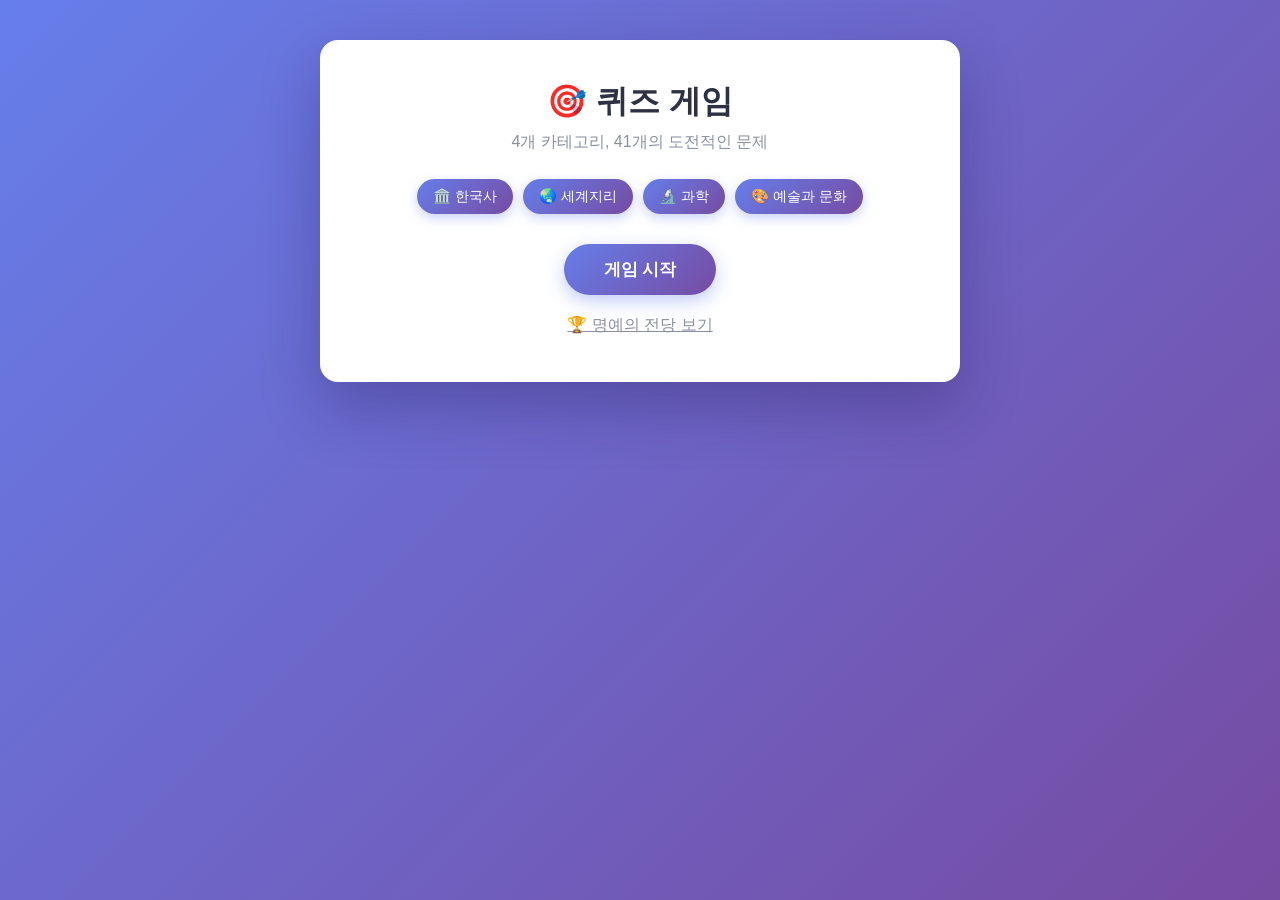
<file: VibeCoding/퀴즈게임/index.html>
<!DOCTYPE html>
<html lang="ko">
<head>
  <meta charset="UTF-8">
  <meta name="viewport" content="width=device-width, initial-scale=1.0">
  <title>지식왕 도전 - 상식 퀴즈 게임</title>
  <link rel="stylesheet" href="style.css">
</head>
<body>
  <main class="card" id="app">

    <!-- 1. 시작 화면 -->
    <section class="screen active" id="startScreen">
      <h1 class="title">🎯 퀴즈 게임</h1>
      <p class="subtitle" id="startSubtitle">4개 카테고리, 40개의 도전적인 문제</p>
      <div class="chips" id="categoryChips"></div>
      <button class="btn primary big" id="startBtn">게임 시작</button>
      <button class="btn link" id="showRankingBtn">🏆 명예의 전당 보기</button>
    </section>

    <!-- 2. 게임 모드 선택 -->
    <section class="screen" id="modeScreen">
      <h2 class="title sm">게임 모드 선택</h2>
      <div class="modes">
        <button class="mode-card" data-mode="all">
          <strong>전체 도전</strong>
          <small id="modeAllDesc">모든 카테고리 40문제</small>
        </button>
        <button class="mode-card" data-mode="category">
          <strong>카테고리별</strong>
          <small>선택 카테고리 10문제</small>
        </button>
        <button class="mode-card" data-mode="speed">
          <strong>스피드 퀴즈</strong>
          <small>20문제 · 문제당 15초 제한</small>
        </button>
      </div>
      <div class="category-pick" id="categoryPick" hidden>
        <p>도전할 카테고리를 선택하세요</p>
        <div class="chips" id="categoryPickChips"></div>
      </div>
      <div class="score-rules">
        <h3>📊 점수 규칙</h3>
        <ul>
          <li>기본 10점 × 난이도 배수 (쉬움 1배 · 보통 1.5배 · 어려움 2배)</li>
          <li>⚡ 10초 안에 정답: +3점 &nbsp;·&nbsp; 💡 힌트 미사용: +2점</li>
          <li>🔥 연속 정답 콤보: 3연속 +2 · 5연속 +5 · 10연속 +10</li>
          <li>힌트 사용 시 −2점 (오답 보기 2개 제거)</li>
        </ul>
      </div>
      <button class="btn link" id="backToStart">← 처음으로</button>
    </section>

    <!-- 3. 퀴즈 화면 -->
    <section class="screen" id="quizScreen">
      <header class="quiz-header">
        <span id="progressText">1 / 40</span>
        <span id="scoreText">점수: 0</span>
        <span class="timer" id="timerText" hidden>15초</span>
        <span class="combo" id="comboText">🔥 0</span>
      </header>
      <div class="progress"><span id="progressBar"></span></div>
      <div class="quiz-body">
        <div class="q-meta">
          <span class="badge" id="qCategory">한국사</span>
          <span class="badge diff" id="qDifficulty">쉬움</span>
        </div>
        <h2 class="question" id="qText"></h2>
        <div class="options" id="options"></div>
        <div class="hint-box" id="hintBox" hidden></div>
        <div class="quiz-actions">
          <button class="btn hint" id="hintBtn">💡 힌트 사용 (-2점)</button>
          <button class="btn link danger" id="quitBtn">그만하기</button>
        </div>
      </div>
    </section>

    <!-- 4. 결과 화면 -->
    <section class="screen" id="resultScreen">
      <h2 class="title">🏆 퀴즈 완료!</h2>
      <p class="subtitle" id="resultMode"></p>
      <div class="stats">
        <div class="stat"><b id="finalScore">0</b><span>최종 점수</span></div>
        <div class="stat"><b id="finalCorrect">0 / 0</b><span>정답 개수</span></div>
        <div class="stat"><b id="finalRate">0%</b><span>정답률</span></div>
      </div>
      <div class="extra-stats" id="extraStats"></div>
      <ul class="cat-results" id="catResults"></ul>

      <form class="save-rank" id="saveRankForm">
        <input type="text" id="playerName" maxlength="12" placeholder="이름을 입력하고 순위를 기록하세요" required>
        <button class="btn primary" type="submit">기록하기</button>
      </form>
      <div class="ranking" id="rankingBox"></div>

      <div class="result-actions">
        <button class="btn primary" id="restartBtn">다시 시작</button>
        <button class="btn" id="homeBtn">처음으로</button>
      </div>
    </section>

    <!-- 5. 명예의 전당 -->
    <section class="screen" id="rankingScreen">
      <h2 class="title">🏆 명예의 전당</h2>
      <div class="tabs" id="rankTabs">
        <button class="tab active" data-mode="all">전체 도전</button>
        <button class="tab" data-mode="category">카테고리별</button>
        <button class="tab" data-mode="speed">스피드 퀴즈</button>
      </div>
      <div class="ranking" id="rankingFull"></div>
      <div class="result-actions">
        <button class="btn" id="rankBackBtn">← 처음으로</button>
        <button class="btn link danger" id="resetRankBtn">기록 초기화</button>
      </div>
    </section>
  </main>

  <!-- 정답/오답 피드백 -->
  <div class="overlay" id="feedback" role="dialog" aria-modal="true">
    <div class="feedback-box">
      <div class="fb-icon" id="fbIcon">✅</div>
      <h3 id="fbTitle">정답입니다!</h3>
      <p id="fbText"></p>
      <div class="fb-points" id="fbPoints"></div>
      <button class="btn success" id="nextBtn">다음 문제</button>
    </div>
  </div>

  <script src="quiz-data.js"></script>
  <script src="script.js"></script>
</body>
</html>
</file>
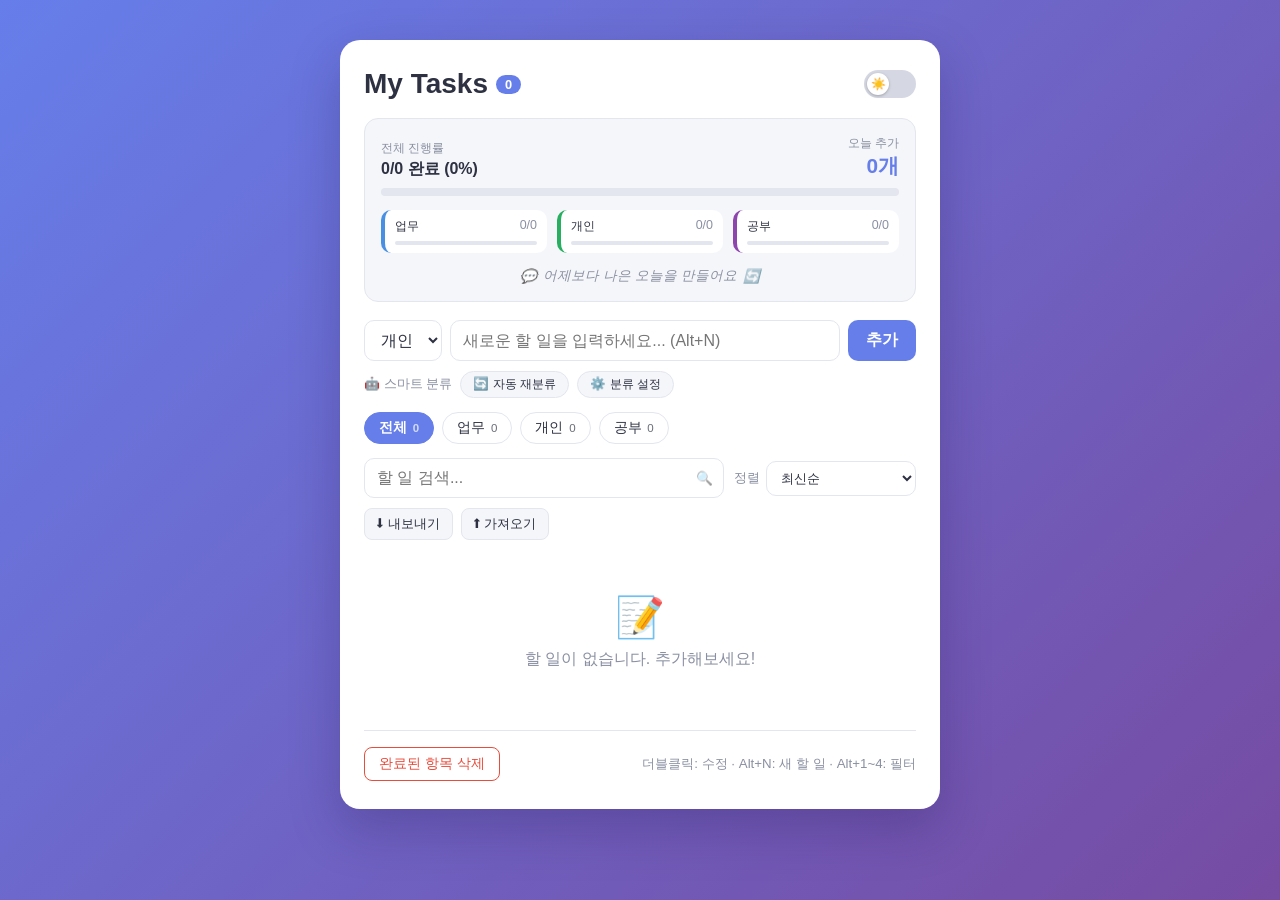
<file: VibeCoding/투두앱/index.html>
<!DOCTYPE html>
<html lang="ko">
<head>
  <meta charset="UTF-8">
  <meta name="viewport" content="width=device-width, initial-scale=1.0">
  <title>My Tasks - 할 일 관리</title>
  <link rel="stylesheet" href="style.css">
</head>
<body>
  <main class="app">
    <!-- 헤더: 제목 + 다크 모드 토글 -->
    <header class="app-header">
      <h1>My Tasks <span class="badge" id="remainingBadge" title="남은 할 일">0</span></h1>
      <button class="theme-toggle" id="themeToggle" role="switch" aria-checked="false" aria-label="다크 모드">
        <span class="knob"></span>
      </button>
    </header>

    <!-- Step 3: 진행률 대시보드 -->
    <section class="dashboard">
      <div class="dash-top">
        <div>
          <div class="dash-label">전체 진행률</div>
          <div class="dash-value" id="totalProgressText">0/0 완료 (0%)</div>
        </div>
        <div class="today">
          <div class="dash-label">오늘 추가</div>
          <div class="today-count" id="todayCount">0개</div>
        </div>
      </div>
      <div class="progress"><span id="totalProgressBar"></span></div>

      <div class="mini-grid">
        <div class="mini-progress" data-cat="work" style="--cat:#4A90E2">
          <div class="mini-head"><span>업무</span><span class="mini-count">0/0</span></div>
          <div class="mini-bar"><span></span></div>
        </div>
        <div class="mini-progress" data-cat="personal" style="--cat:#27AE60">
          <div class="mini-head"><span>개인</span><span class="mini-count">0/0</span></div>
          <div class="mini-bar"><span></span></div>
        </div>
        <div class="mini-progress" data-cat="study" style="--cat:#8E44AD">
          <div class="mini-head"><span>공부</span><span class="mini-count">0/0</span></div>
          <div class="mini-bar"><span></span></div>
        </div>
      </div>

      <!-- Step 5: 오늘의 격언 -->
      <div class="quote">💬 <span id="quoteText"></span>
        <button class="icon-btn" id="quoteRefresh" title="다른 격언 보기">🔄</button>
      </div>
    </section>

    <!-- Step 1/2: 할 일 입력 -->
    <form class="todo-form" id="todoForm" autocomplete="off">
      <select id="categorySelect" aria-label="카테고리">
        <option value="work">업무</option>
        <option value="personal" selected>개인</option>
        <option value="study">공부</option>
      </select>
      <input type="text" id="todoInput" placeholder="새로운 할 일을 입력하세요... (Alt+N)" maxlength="100">
      <button type="submit" class="primary-btn">추가</button>
    </form>

    <!-- 5장: 자동 분류 도구 -->
    <div class="auto-tools">
      <span class="auto-label">🤖 스마트 분류</span>
      <button type="button" class="chip-btn" id="reclassifyBtn">🔄 자동 재분류</button>
      <button type="button" class="chip-btn" id="autoSettingsBtn">⚙️ 분류 설정</button>
    </div>

    <!-- Step 2: 카테고리 필터 -->
    <nav class="filters" aria-label="카테고리 필터">
      <button class="filter-btn active" data-filter="all" title="Alt+1">전체 <span class="count">0</span></button>
      <button class="filter-btn" data-filter="work" title="Alt+2" style="--cat:#4A90E2">업무 <span class="count">0</span></button>
      <button class="filter-btn" data-filter="personal" title="Alt+3" style="--cat:#27AE60">개인 <span class="count">0</span></button>
      <button class="filter-btn" data-filter="study" title="Alt+4" style="--cat:#8E44AD">공부 <span class="count">0</span></button>
    </nav>

    <!-- Step 4/5: 검색 + 정렬 -->
    <div class="toolbar">
      <div class="search">
        <input type="search" id="searchInput" placeholder="할 일 검색..." aria-label="할 일 검색">
        <span>🔍</span>
      </div>
      <label class="sort">정렬
        <select id="sortSelect">
          <option value="newest">최신순</option>
          <option value="oldest">오래된순</option>
          <option value="category">카테고리순</option>
          <option value="status">완료 상태순</option>
          <option value="manual">직접 정렬 (드래그)</option>
        </select>
      </label>
    </div>

    <div class="io-row">
      <button type="button" class="ghost-btn" id="exportBtn">⬇ 내보내기</button>
      <button type="button" class="ghost-btn" id="importBtn">⬆ 가져오기</button>
      <input type="file" id="importFile" accept=".json,application/json" hidden>
    </div>

    <!-- 할 일 목록 -->
    <ul class="todo-list" id="todoList"></ul>
    <div class="empty" id="emptyState" hidden>
      <div class="empty-icon">📝</div>
      <p>할 일이 없습니다. 추가해보세요!</p>
    </div>

    <footer class="app-footer">
      <button type="button" class="danger-btn" id="clearCompletedBtn">완료된 항목 삭제</button>
      <small class="muted">더블클릭: 수정 · Alt+N: 새 할 일 · Alt+1~4: 필터</small>
    </footer>
  </main>

  <!-- 확인 다이얼로그 -->
  <div class="modal" id="modal" aria-modal="true" role="dialog">
    <div class="modal-box">
      <h3 id="modalTitle"></h3>
      <div id="modalBody"></div>
      <div class="modal-actions">
        <button type="button" class="ghost-btn" id="modalCancel">취소</button>
        <button type="button" class="primary-btn" id="modalOk">확인</button>
      </div>
    </div>
  </div>
  <div class="toast" id="toast" role="status"></div>

  <script src="script.js"></script>
</body>
</html>
</file>
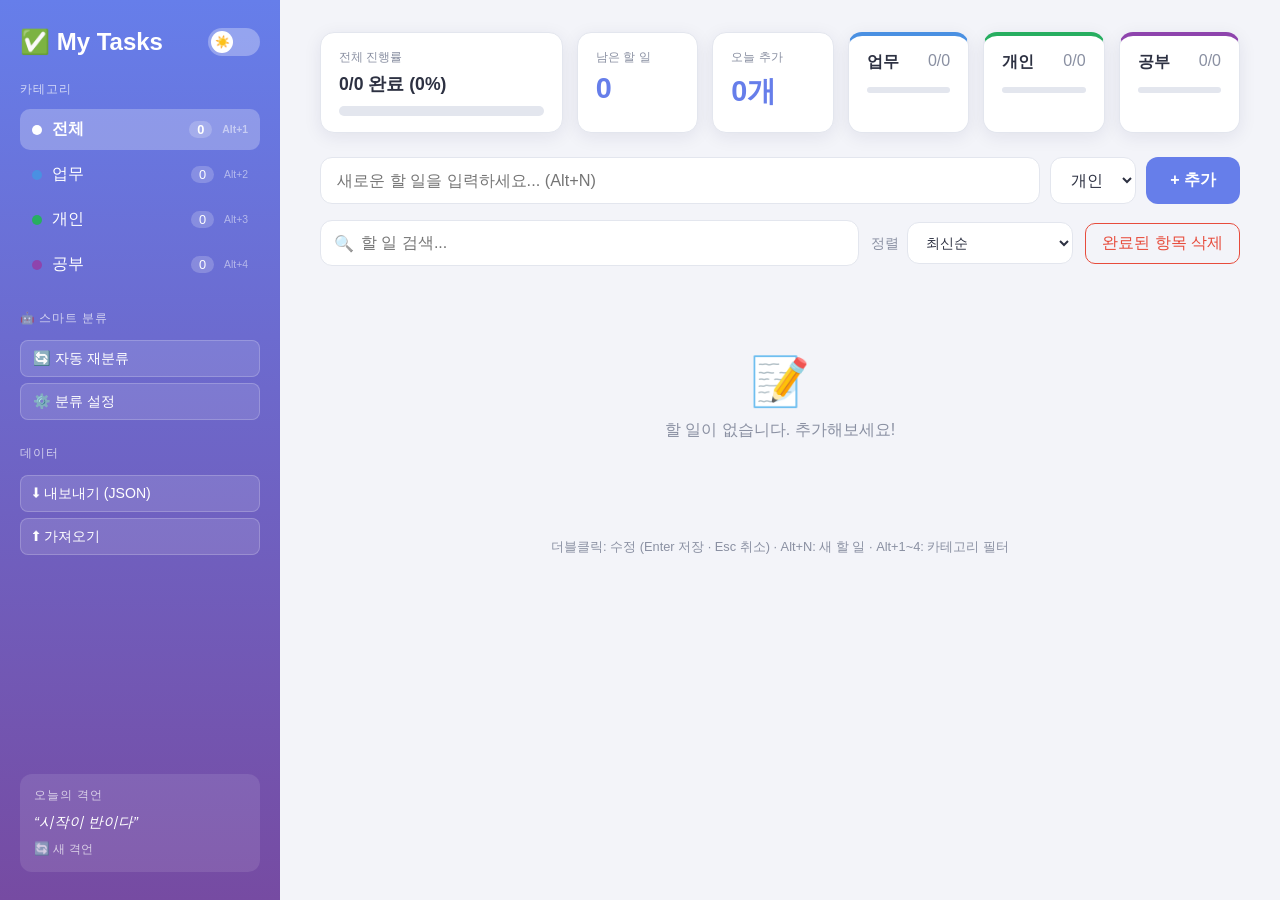
<file: VibeCoding/투두앱/web_version/index.html>
<!DOCTYPE html>
<html lang="ko">
<head>
  <meta charset="UTF-8">
  <meta name="viewport" content="width=device-width, initial-scale=1.0">
  <title>My Tasks - 할 일 관리 (Desktop)</title>
  <link rel="stylesheet" href="style.css">
</head>
<body>
  <!-- 데스크톱 전체 화면 레이아웃: 좌측 사이드바 + 우측 메인 -->
  <div class="layout">
    <aside class="sidebar">
      <header class="brand">
        <h1>✅ My Tasks</h1>
        <button class="theme-toggle" id="themeToggle" role="switch" aria-checked="false" aria-label="다크 모드">
          <span class="knob"></span>
        </button>
      </header>

      <nav class="filters" aria-label="카테고리 필터">
        <div class="side-title">카테고리</div>
        <button class="filter-btn active" data-filter="all"><span class="dot"></span>전체<span class="count">0</span><kbd>Alt+1</kbd></button>
        <button class="filter-btn" data-filter="work" style="--cat:#4A90E2"><span class="dot"></span>업무<span class="count">0</span><kbd>Alt+2</kbd></button>
        <button class="filter-btn" data-filter="personal" style="--cat:#27AE60"><span class="dot"></span>개인<span class="count">0</span><kbd>Alt+3</kbd></button>
        <button class="filter-btn" data-filter="study" style="--cat:#8E44AD"><span class="dot"></span>공부<span class="count">0</span><kbd>Alt+4</kbd></button>
      </nav>

      <section class="side-block">
        <div class="side-title">🤖 스마트 분류</div>
        <button type="button" class="side-btn" id="reclassifyBtn">🔄 자동 재분류</button>
        <button type="button" class="side-btn" id="autoSettingsBtn">⚙️ 분류 설정</button>
      </section>

      <section class="side-block">
        <div class="side-title">데이터</div>
        <button type="button" class="side-btn" id="exportBtn">⬇ 내보내기 (JSON)</button>
        <button type="button" class="side-btn" id="importBtn">⬆ 가져오기</button>
        <input type="file" id="importFile" accept=".json,application/json" hidden>
      </section>

      <div class="quote">
        <div class="side-title">오늘의 격언</div>
        <p>“<span id="quoteText"></span>”</p>
        <button class="icon-btn" id="quoteRefresh" title="다른 격언 보기">🔄 새 격언</button>
      </div>
    </aside>

    <main class="main">
      <!-- 진행률 대시보드 (가로 카드) -->
      <section class="dashboard">
        <div class="stat-card total">
          <div class="dash-label">전체 진행률</div>
          <div class="dash-value" id="totalProgressText">0/0 완료 (0%)</div>
          <div class="progress"><span id="totalProgressBar"></span></div>
        </div>
        <div class="stat-card">
          <div class="dash-label">남은 할 일</div>
          <div class="big" id="remainingBadge">0</div>
        </div>
        <div class="stat-card">
          <div class="dash-label">오늘 추가</div>
          <div class="big" id="todayCount">0개</div>
        </div>
        <div class="mini-progress" data-cat="work" style="--cat:#4A90E2">
          <div class="mini-head"><span>업무</span><span class="mini-count">0/0</span></div>
          <div class="mini-bar"><span></span></div>
        </div>
        <div class="mini-progress" data-cat="personal" style="--cat:#27AE60">
          <div class="mini-head"><span>개인</span><span class="mini-count">0/0</span></div>
          <div class="mini-bar"><span></span></div>
        </div>
        <div class="mini-progress" data-cat="study" style="--cat:#8E44AD">
          <div class="mini-head"><span>공부</span><span class="mini-count">0/0</span></div>
          <div class="mini-bar"><span></span></div>
        </div>
      </section>

      <form class="todo-form" id="todoForm" autocomplete="off">
        <input type="text" id="todoInput" placeholder="새로운 할 일을 입력하세요... (Alt+N)" maxlength="100">
        <select id="categorySelect" aria-label="카테고리">
          <option value="work">업무</option>
          <option value="personal" selected>개인</option>
          <option value="study">공부</option>
        </select>
        <button type="submit" class="primary-btn">+ 추가</button>
      </form>

      <div class="toolbar">
        <div class="search">
          <span>🔍</span>
          <input type="search" id="searchInput" placeholder="할 일 검색..." aria-label="할 일 검색">
        </div>
        <label class="sort">정렬
          <select id="sortSelect">
            <option value="newest">최신순</option>
            <option value="oldest">오래된순</option>
            <option value="category">카테고리순</option>
            <option value="status">완료 상태순</option>
            <option value="manual">직접 정렬 (드래그)</option>
          </select>
        </label>
        <button type="button" class="danger-btn" id="clearCompletedBtn">완료된 항목 삭제</button>
      </div>

      <ul class="todo-list" id="todoList"></ul>
      <div class="empty" id="emptyState" hidden>
        <div class="empty-icon">📝</div>
        <p>할 일이 없습니다. 추가해보세요!</p>
      </div>

      <footer class="hint">더블클릭: 수정 (Enter 저장 · Esc 취소) · Alt+N: 새 할 일 · Alt+1~4: 카테고리 필터</footer>
    </main>
  </div>

  <div class="modal" id="modal" aria-modal="true" role="dialog">
    <div class="modal-box">
      <h3 id="modalTitle"></h3>
      <div id="modalBody"></div>
      <div class="modal-actions">
        <button type="button" class="ghost-btn" id="modalCancel">취소</button>
        <button type="button" class="primary-btn" id="modalOk">확인</button>
      </div>
    </div>
  </div>
  <div class="toast" id="toast" role="status"></div>

  <script src="script.js"></script>
</body>
</html>
</file>
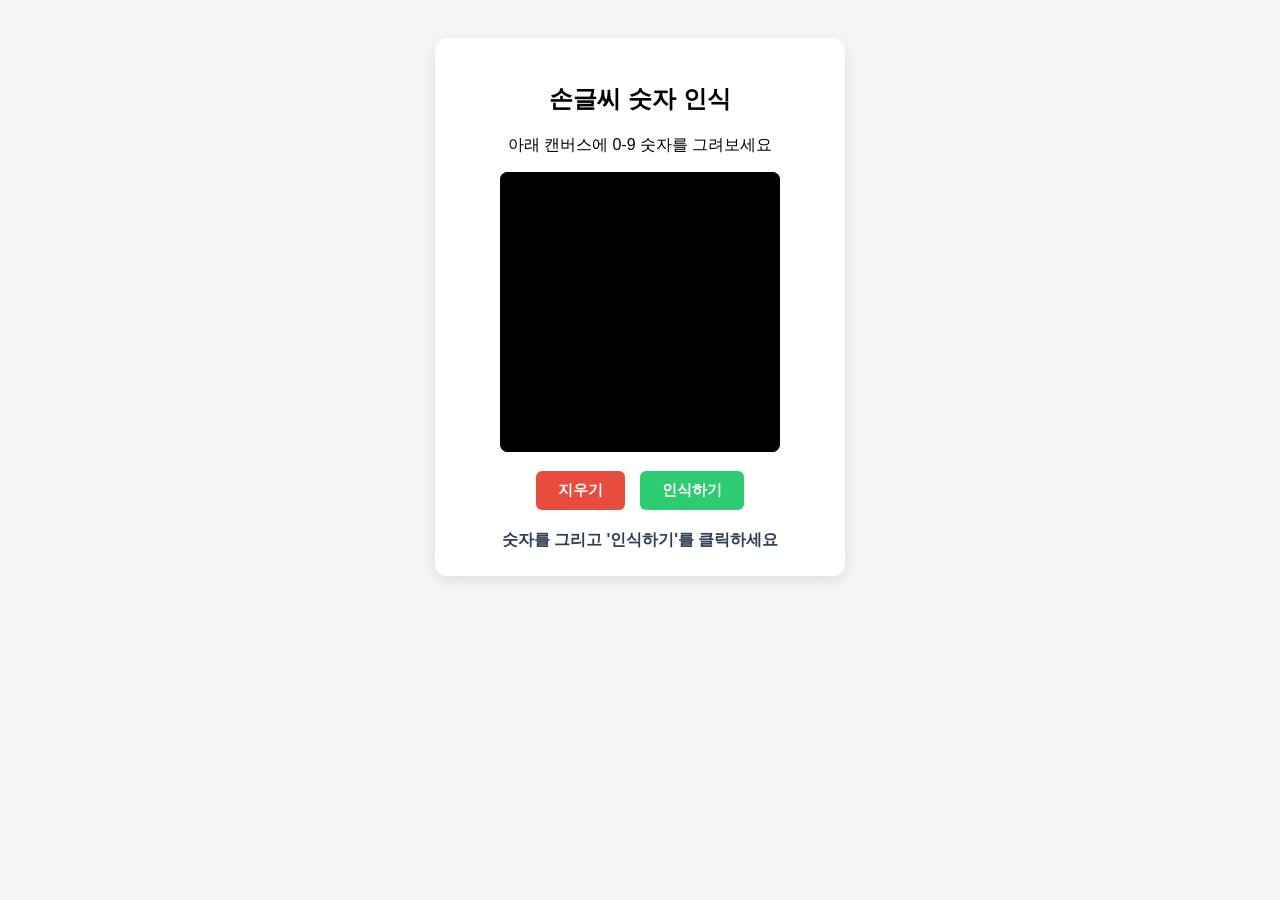
<file: VibeCoding/Study-01/web_version/templates/index.html>
<!DOCTYPE html>
<html lang="ko">
<head>
    <meta charset="UTF-8">
    <title>손글씨 숫자 인식 웹버전</title>
    <style>
        body { font-family: sans-serif; text-align: center; background: #f4f6f8; padding-top: 30px; }
        .container { background: white; width: 360px; margin: 0 auto; padding: 25px; border-radius: 12px; box-shadow: 0 4px 15px rgba(0,0,0,0.1); }
        canvas { background: black; border-radius: 8px; cursor: crosshair; }
        .btn-group { margin-top: 15px; }
        button { padding: 10px 22px; font-size: 15px; margin: 0 5px; cursor: pointer; border: none; border-radius: 6px; font-weight: bold; }
        .btn-clear { background: #e74c3c; color: white; }
        .btn-recognize { background: #2ecc71; color: white; }
        #result { margin-top: 20px; font-size: 16px; font-weight: bold; color: #2c3e50; }
    </style>
</head>
<body>
    <div class="container">
        <h2>손글씨 숫자 인식</h2>
        <p>아래 캔버스에 0-9 숫자를 그려보세요</p>
        <canvas id="canvas" width="280" height="280"></canvas>
        <div class="btn-group">
            <button class="btn-clear" onclick="clearCanvas()">지우기</button>
            <button class="btn-recognize" onclick="recognize()">인식하기</button>
        </div>
        <div id="result">숫자를 그리고 '인식하기'를 클릭하세요</div>
    </div>

    <script>
        const canvas = document.getElementById('canvas');
        const ctx = canvas.getContext('2d');
        let drawing = false;

        ctx.fillStyle = "black";
        ctx.fillRect(0, 0, canvas.width, canvas.height);
        ctx.strokeStyle = "white";
        ctx.lineWidth = 18;
        ctx.lineCap = "round";

        canvas.addEventListener('mousedown', () => drawing = true);
        canvas.addEventListener('mouseup', () => { drawing = false; ctx.beginPath(); });
        canvas.addEventListener('mousemove', draw);

        function draw(e) {
            if (!drawing) return;
            const rect = canvas.getBoundingClientRect();
            ctx.lineTo(e.clientX - rect.left, e.clientY - rect.top);
            ctx.stroke();
            ctx.beginPath();
            ctx.moveTo(e.clientX - rect.left, e.clientY - rect.top);
        }

        function clearCanvas() {
            ctx.fillRect(0, 0, canvas.width, canvas.height);
            document.getElementById('result').innerText = "숫자를 그리고 '인식하기'를 클릭하세요";
        }

        function recognize() {
            const dataURL = canvas.toDataURL('image/png');
            fetch('/predict', {
                method: 'POST',
                headers: { 'Content-Type': 'application/json' },
                body: JSON.stringify({ image: dataURL })
            })
            .then(res => res.json())
            .then(data => {
                document.getElementById('result').innerText = `인식 결과: ${data.prediction} (신뢰도: ${data.confidence}%)`;
            });
        }
    </script>
</body>
</html>
</file>
<file: VibeCoding/퀴즈게임/style.css>
/* ==========================================================
 * 지식왕 도전 - 상식 퀴즈 게임 스타일
 * ========================================================== */

:root {
  --grad: linear-gradient(135deg, #667eea 0%, #764ba2 100%);
  --card: #ffffff;
  --surface: #f6f7fb;
  --border: #e4e6ef;
  --text: #2d3142;
  --muted: #8a90a2;
  --primary: #667eea;
  --success: #4caf50;
  --danger: #ef5350;
  --warn: #ffb300;
}

* { box-sizing: border-box; margin: 0; padding: 0; }
body {
  font-family: -apple-system, BlinkMacSystemFont, 'Segoe UI', 'Malgun Gothic', 'Apple SD Gothic Neo', sans-serif;
  background: var(--grad); background-attachment: fixed; color: var(--text);
  min-height: 100vh; display: flex; justify-content: center; align-items: flex-start; padding: 40px 16px;
}
button, input { font: inherit; color: inherit; }
button { cursor: pointer; }

.card {
  width: 100%; max-width: 640px; background: var(--card); border-radius: 18px; overflow: hidden;
  box-shadow: 0 25px 60px rgba(30, 20, 80, .3);
}

.screen { display: none; padding: 40px 32px; text-align: center; animation: fadeIn .35s ease; }
.screen.active { display: block; }
#quizScreen { padding: 0; text-align: left; }

.title { font-size: 2rem; margin-bottom: 8px; }
.title.sm { font-size: 1.5rem; margin-bottom: 24px; }
.subtitle { color: var(--muted); margin-bottom: 26px; }

/* ---------- 버튼 ---------- */
.btn {
  border: 1px solid var(--border); background: var(--surface); border-radius: 999px; padding: 10px 22px;
  font-weight: 600; transition: transform .1s, box-shadow .2s, background .2s;
}
.btn:hover { box-shadow: 0 4px 14px rgba(0,0,0,.1); }
.btn:active { transform: scale(.97); }
.btn.primary { background: var(--grad); color: #fff; border: none; box-shadow: 0 6px 18px rgba(102, 126, 234, .4); }
.btn.big { padding: 14px 40px; font-size: 1.05rem; display: block; margin: 0 auto 14px; }
.btn.success { background: var(--success); color: #fff; border: none; padding: 10px 30px; }
.btn.link { background: none; border: none; color: var(--muted); font-weight: 500; text-decoration: underline; padding: 6px 10px; }
.btn.link:hover { box-shadow: none; color: var(--primary); }
.btn.link.danger:hover { color: var(--danger); }
.btn.hint { background: var(--warn); color: #3b2f00; border: none; font-size: .88rem; padding: 8px 18px; }
.btn:disabled { opacity: .45; cursor: not-allowed; box-shadow: none; }

/* ---------- 카테고리 칩 ---------- */
.chips { display: flex; flex-wrap: wrap; justify-content: center; gap: 10px; margin-bottom: 30px; }
.chip {
  --c: var(--primary);
  border: none; border-radius: 999px; padding: 8px 16px; color: #fff; font-size: .9rem;
  background: var(--grad); box-shadow: 0 4px 12px rgba(102, 126, 234, .35);
}
#categoryPickChips .chip { background: var(--c); box-shadow: 0 4px 12px color-mix(in srgb, var(--c) 45%, transparent); }
#categoryPickChips .chip:hover { transform: translateY(-2px); }
.chip small { opacity: .8; font-size: .75rem; }
#categoryChips .chip { cursor: default; }

/* ---------- 모드 선택 ---------- */
.modes { display: grid; grid-template-columns: repeat(3, 1fr); gap: 14px; margin-bottom: 22px; }
.mode-card {
  border: 2px solid var(--primary); background: var(--card); border-radius: 12px; padding: 18px 10px;
  display: flex; flex-direction: column; gap: 6px; transition: all .2s;
}
.mode-card strong { font-size: 1rem; }
.mode-card small { font-size: .76rem; color: var(--muted); }
.mode-card:hover { background: var(--primary); color: #fff; transform: translateY(-3px); box-shadow: 0 10px 22px rgba(102,126,234,.35); }
.mode-card:hover small { color: #e8eaff; }
.category-pick { background: var(--surface); border-radius: 12px; padding: 16px; margin-bottom: 20px; }
.category-pick p { margin-bottom: 12px; font-weight: 600; }
.category-pick .chips { margin-bottom: 0; }

.score-rules { text-align: left; background: var(--surface); border-radius: 12px; padding: 16px 20px; margin-bottom: 18px; }
.score-rules h3 { font-size: .95rem; margin-bottom: 8px; }
.score-rules ul { padding-left: 18px; font-size: .84rem; color: #555b6e; line-height: 1.8; }

/* ---------- 퀴즈 ---------- */
.quiz-header {
  background: var(--grad); color: #fff; padding: 16px 24px; display: flex; justify-content: space-between;
  align-items: center; font-size: .92rem; gap: 10px;
}
.timer { background: rgba(255,255,255,.95); color: var(--primary); border-radius: 6px; padding: 3px 10px; font-weight: 700; min-width: 52px; text-align: center; }
.timer.warn { color: var(--danger); animation: pulse .6s infinite alternate; }
.combo { opacity: .6; transition: all .2s; }
.combo.hot { opacity: 1; color: #ffd54f; font-weight: 700; }
.progress { height: 5px; background: #e9e6f7; }
.progress span { display: block; height: 100%; width: 0; background: var(--success); transition: width .4s ease; }

.quiz-body { padding: 26px 24px 24px; }
.q-meta { display: flex; gap: 6px; margin-bottom: 12px; }
.badge {
  --c: var(--muted);
  display: inline-block; font-size: .78rem; padding: 4px 12px; border-radius: 999px;
  background: color-mix(in srgb, var(--c) 14%, white); color: color-mix(in srgb, var(--c) 80%, black);
}
.badge.diff { --c: #607d8b; }
.badge.diff[data-level="medium"] { --c: #fb8c00; }
.badge.diff[data-level="hard"] { --c: #e53935; }
.question { font-size: 1.3rem; line-height: 1.5; margin-bottom: 20px; word-break: keep-all; }

.options { display: flex; flex-direction: column; gap: 10px; }
.option {
  display: flex; align-items: center; gap: 12px; text-align: left; background: var(--card);
  border: 1.5px solid var(--border); border-radius: 10px; padding: 14px 16px; font-size: 1rem; transition: all .2s;
}
.option .num {
  width: 24px; height: 24px; border-radius: 50%; background: var(--surface); color: var(--muted);
  display: grid; place-items: center; font-size: .78rem; flex-shrink: 0;
}
.option:not(:disabled):hover { border-color: var(--primary); background: #f3f4ff; transform: translateX(4px); }
.option.correct { background: #81c784; border-color: #4caf50; color: #fff; }
.option.wrong { background: #ef7a74; border-color: #e53935; color: #fff; }
.option.correct .num, .option.wrong .num { background: rgba(255,255,255,.3); color: #fff; }
.option.eliminated { opacity: .3; text-decoration: line-through; }
.option:disabled { cursor: default; }

.hint-box { margin-top: 14px; background: #fff8e1; border-left: 4px solid var(--warn); padding: 10px 14px; border-radius: 6px; font-size: .92rem; }
.quiz-actions { display: flex; justify-content: space-between; align-items: center; margin-top: 20px; }

/* ---------- 피드백 ---------- */
.overlay {
  position: fixed; inset: 0; background: rgba(20, 15, 50, .35); display: grid; place-items: center; padding: 16px;
  opacity: 0; pointer-events: none; transition: opacity .2s; z-index: 10;
}
.overlay.open { opacity: 1; pointer-events: auto; }
.feedback-box {
  background: #fff; border-radius: 16px; padding: 28px 26px; width: 100%; max-width: 380px; text-align: center;
  box-shadow: 0 20px 50px rgba(0,0,0,.25); transform: scale(.9); transition: transform .25s cubic-bezier(.2,1.4,.4,1);
}
.overlay.open .feedback-box { transform: scale(1); }
.fb-icon { font-size: 2.6rem; margin-bottom: 6px; }
.feedback-box h3 { font-size: 1.3rem; margin-bottom: 10px; }
.feedback-box h3.ok { color: #2e7d32; }
.feedback-box h3.no { color: #c62828; }
.feedback-box p { font-size: .9rem; line-height: 1.6; color: #555b6e; margin-bottom: 14px; word-break: keep-all; }
.fb-points { display: flex; flex-wrap: wrap; justify-content: center; gap: 6px; margin-bottom: 18px; font-size: .78rem; }
.fb-points span { background: var(--surface); border-radius: 999px; padding: 3px 10px; color: var(--muted); }
.fb-points b { color: var(--success); }
.fb-points strong { flex-basis: 100%; font-size: 1.1rem; color: var(--primary); margin-top: 4px; }

/* ---------- 결과 ---------- */
.stats { display: grid; grid-template-columns: repeat(3, 1fr); gap: 12px; margin-bottom: 14px; }
.stat { background: linear-gradient(180deg, #f6f7fb, #eceef5); border-radius: 12px; padding: 18px 10px; display: flex; flex-direction: column; gap: 4px; }
.stat b { font-size: 1.6rem; color: var(--primary); }
.stat span { font-size: .8rem; color: var(--muted); }
.extra-stats { display: flex; justify-content: center; flex-wrap: wrap; gap: 14px; font-size: .84rem; color: var(--muted); margin-bottom: 18px; }
.cat-results { list-style: none; display: flex; flex-direction: column; gap: 8px; margin-bottom: 22px; }
.cat-results li {
  display: grid; grid-template-columns: 120px 1fr 56px; gap: 12px; align-items: center;
  background: var(--surface); border-radius: 8px; padding: 10px 14px; font-size: .9rem; text-align: left;
}
.cat-results .bar { height: 6px; background: var(--border); border-radius: 999px; overflow: hidden; }
.cat-results .bar i { display: block; height: 100%; background: var(--c); }
.cat-results b { color: var(--primary); text-align: right; }

.save-rank { display: flex; gap: 8px; margin-bottom: 16px; }
.save-rank input { flex: 1; border: 1.5px solid var(--border); border-radius: 999px; padding: 10px 18px; outline: none; }
.save-rank input:focus { border-color: var(--primary); }
.ranking { margin-bottom: 22px; }
.ranking table { width: 100%; border-collapse: collapse; font-size: .88rem; }
.ranking th { color: var(--muted); font-weight: 500; font-size: .78rem; padding: 6px; border-bottom: 1px solid var(--border); }
.ranking td { padding: 9px 6px; border-bottom: 1px solid var(--surface); }
.ranking td small { color: var(--muted); font-size: .72rem; }
.ranking tr.me td { background: #eef0ff; font-weight: 600; }
.ranking .empty { color: var(--muted); font-size: .9rem; padding: 20px 0; }
.result-actions { display: flex; justify-content: center; gap: 10px; }

.tabs { display: flex; justify-content: center; gap: 6px; margin: 18px 0; }
.tab { border: 1px solid var(--border); background: var(--card); border-radius: 999px; padding: 6px 14px; font-size: .85rem; }
.tab.active { background: var(--primary); border-color: var(--primary); color: #fff; }

@keyframes fadeIn { from { opacity: 0; transform: translateY(8px); } to { opacity: 1; transform: none; } }
@keyframes pulse { to { transform: scale(1.1); } }

@media (max-width: 560px) {
  body { padding: 16px 10px; }
  .screen { padding: 28px 18px; }
  .modes { grid-template-columns: 1fr; }
  .stats { gap: 8px; }
  .stat b { font-size: 1.25rem; }
  .cat-results li { grid-template-columns: 96px 1fr 48px; }
  .quiz-header { padding: 14px 16px; font-size: .84rem; }
}
</file>
<file: VibeCoding/투두앱/style.css>
/* ==========================================================
 * My Tasks - 스타일 (모바일 중심 카드 레이아웃)
 * ========================================================== */

:root {
  --bg-grad: linear-gradient(135deg, #667eea 0%, #764ba2 100%);
  --card: #ffffff;
  --surface: #f5f6fa;
  --border: #e3e6ee;
  --text: #2d3142;
  --muted: #8a90a2;
  --primary: #667eea;
  --primary-dark: #5568d3;
  --danger: #e74c3c;
  --shadow: 0 20px 50px rgba(30, 20, 80, .25);
  --radius: 14px;
  --transition: .3s ease;
}

[data-theme="dark"] {
  --bg-grad: linear-gradient(135deg, #111 0%, #1A1A1A 100%);
  --card: #2D2D2D;
  --surface: #1A1A1A;
  --border: #3d3d3d;
  --text: #E0E0E0;
  --muted: #9a9a9a;
  --primary: #8b9cf7;
  --primary-dark: #7486ef;
  --shadow: 0 20px 50px rgba(0, 0, 0, .5);
}

* { box-sizing: border-box; margin: 0; padding: 0; }

body {
  font-family: -apple-system, BlinkMacSystemFont, 'Segoe UI', 'Malgun Gothic', 'Apple SD Gothic Neo', sans-serif;
  background: var(--bg-grad);
  background-attachment: fixed;
  color: var(--text);
  min-height: 100vh;
  padding: 40px 16px;
  transition: background var(--transition), color var(--transition);
}

button, input, select, textarea { font: inherit; color: inherit; }
button { cursor: pointer; }

.app {
  max-width: 600px;
  margin: 0 auto;
  background: var(--card);
  border-radius: 20px;
  padding: 28px 24px;
  box-shadow: var(--shadow);
  transition: background var(--transition);
}

/* ---------- 헤더 ---------- */
.app-header { display: flex; align-items: center; justify-content: space-between; margin-bottom: 18px; }
.app-header h1 { font-size: 1.75rem; font-weight: 600; display: flex; align-items: center; gap: 8px; }
.badge {
  font-size: .8rem; background: var(--primary); color: #fff; border-radius: 999px;
  padding: 2px 9px; min-width: 24px; text-align: center;
}

.theme-toggle {
  width: 52px; height: 28px; border-radius: 999px; border: none;
  background: #d5d8e2; position: relative; transition: background var(--transition);
}
.theme-toggle .knob {
  position: absolute; top: 3px; left: 3px; width: 22px; height: 22px; border-radius: 50%;
  background: #fff; transition: transform var(--transition);
  box-shadow: 0 1px 3px rgba(0,0,0,.25);
}
.theme-toggle .knob::after { content: '☀️'; font-size: 12px; position: absolute; inset: 0; display: grid; place-items: center; }
[data-theme="dark"] .theme-toggle { background: var(--primary); }
[data-theme="dark"] .theme-toggle .knob { transform: translateX(24px); background: #1A1A1A; }
[data-theme="dark"] .theme-toggle .knob::after { content: '🌙'; }

/* ---------- 대시보드 ---------- */
.dashboard {
  background: var(--surface); border-radius: var(--radius); padding: 16px;
  margin-bottom: 18px; border: 1px solid var(--border);
}
.dash-top { display: flex; justify-content: space-between; align-items: flex-end; margin-bottom: 8px; }
.dash-label { font-size: .75rem; color: var(--muted); }
.dash-value { font-weight: 600; margin-top: 2px; }
.today { text-align: right; }
.today-count { font-size: 1.3rem; font-weight: 700; color: var(--primary); }

.progress { height: 8px; background: var(--border); border-radius: 999px; overflow: hidden; }
.progress span {
  display: block; height: 100%; width: 0; border-radius: inherit;
  background: linear-gradient(90deg, #667eea, #764ba2);
  transition: width .6s cubic-bezier(.4, 0, .2, 1);
}

.mini-grid { display: grid; grid-template-columns: repeat(3, 1fr); gap: 10px; margin-top: 14px; }
.mini-progress {
  background: var(--card); border-radius: 10px; padding: 8px 10px;
  border-left: 4px solid var(--cat);
}
.mini-head { display: flex; justify-content: space-between; font-size: .78rem; margin-bottom: 6px; }
.mini-count { color: var(--muted); }
.mini-bar { height: 4px; background: var(--border); border-radius: 999px; overflow: hidden; }
.mini-bar span { display: block; height: 100%; width: 0; background: var(--cat); transition: width .6s ease; }

.quote {
  margin-top: 14px; text-align: center; font-size: .85rem; font-style: italic; color: var(--muted);
  display: flex; align-items: center; justify-content: center; gap: 6px;
}
.icon-btn { background: none; border: none; font-size: .85rem; opacity: .7; }
.icon-btn:hover { opacity: 1; }

/* ---------- 입력 ---------- */
.todo-form { display: flex; gap: 8px; margin-bottom: 10px; }
.todo-form select, .todo-form input, .toolbar input, .toolbar select {
  border: 1.5px solid var(--border); background: var(--card); border-radius: 10px;
  padding: 10px 12px; outline: none; transition: border-color .2s;
}
.todo-form input { flex: 1; min-width: 0; }
.todo-form select:focus, .todo-form input:focus, .toolbar input:focus, .toolbar select:focus { border-color: var(--primary); }

.primary-btn {
  background: var(--primary); color: #fff; border: none; border-radius: 10px; padding: 10px 18px; font-weight: 600;
  transition: background .2s, transform .1s;
}
.primary-btn:hover { background: var(--primary-dark); }
.primary-btn:active { transform: scale(.97); }

.ghost-btn {
  background: var(--surface); border: 1px solid var(--border); border-radius: 8px; padding: 6px 12px; font-size: .82rem;
}
.ghost-btn:hover { border-color: var(--primary); color: var(--primary); }

.danger-btn {
  background: none; border: 1px solid var(--danger); color: var(--danger); border-radius: 8px;
  padding: 7px 14px; font-size: .85rem; transition: all .2s;
}
.danger-btn:hover { background: var(--danger); color: #fff; }

/* ---------- 자동 분류 도구 ---------- */
.auto-tools { display: flex; align-items: center; gap: 8px; margin-bottom: 14px; flex-wrap: wrap; }
.auto-label { font-size: .8rem; color: var(--muted); }
.chip-btn {
  border: 1px solid var(--border); background: var(--surface); border-radius: 999px;
  padding: 4px 12px; font-size: .78rem; transition: all .2s;
}
.chip-btn:hover { border-color: var(--primary); color: var(--primary); }
.chip-btn.off { opacity: .55; text-decoration: line-through; }

/* ---------- 필터 ---------- */
.filters { display: flex; gap: 8px; margin-bottom: 14px; flex-wrap: wrap; }
.filter-btn {
  --cat: var(--primary);
  border: 1.5px solid var(--border); background: var(--card); border-radius: 999px;
  padding: 6px 14px; font-size: .85rem; transition: all .2s;
}
.filter-btn .count { font-size: .72rem; opacity: .7; margin-left: 2px; }
.filter-btn:hover { border-color: var(--cat); }
.filter-btn.active { background: var(--cat); border-color: var(--cat); color: #fff; font-weight: 600; }

/* ---------- 검색/정렬 ---------- */
.toolbar { display: flex; gap: 10px; align-items: center; margin-bottom: 10px; }
.search { position: relative; flex: 1; }
.search input { width: 100%; padding-right: 34px; }
.search span { position: absolute; right: 11px; top: 50%; transform: translateY(-50%); font-size: .85rem; opacity: .6; }
.sort { font-size: .82rem; color: var(--muted); display: flex; align-items: center; gap: 6px; }
.sort select { padding: 8px 10px; color: var(--text); }

.io-row { display: flex; gap: 8px; margin-bottom: 14px; }

/* ---------- 목록 ---------- */
.todo-list { list-style: none; display: flex; flex-direction: column; gap: 8px; }
.todo-item {
  --cat: var(--primary);
  display: flex; align-items: center; gap: 12px;
  background: var(--card); border: 1px solid var(--border); border-left: 4px solid var(--cat);
  border-radius: 10px; padding: 12px 14px;
  transition: box-shadow .2s, opacity .3s, background var(--transition);
}
.todo-item:hover { box-shadow: 0 4px 14px rgba(0,0,0,.08); }
.todo-item.adding { animation: fadeIn .35s ease; }
.todo-item.removing { animation: fadeOut .3s ease forwards; }
.todo-item.dragging { opacity: .4; }
.sortable .todo-item { cursor: grab; }
.drag-handle { color: var(--muted); cursor: grab; user-select: none; letter-spacing: -2px; }

.todo-check { width: 20px; height: 20px; accent-color: var(--cat); cursor: pointer; flex-shrink: 0; }
.todo-body { flex: 1; min-width: 0; }
.todo-title { display: block; word-break: break-word; cursor: text; transition: color .2s; }
.todo-item.completed .todo-title { text-decoration: line-through; color: var(--muted); }
.todo-item.completed { opacity: .75; }
.todo-meta { display: flex; gap: 8px; align-items: center; margin-top: 4px; font-size: .74rem; color: var(--muted); }

.tag {
  display: inline-block; padding: 1px 8px; border-radius: 999px; font-size: .72rem; font-weight: 600;
  color: var(--tag); background: color-mix(in srgb, var(--tag) 15%, transparent);
}

.delete-btn {
  background: none; border: none; color: var(--muted); font-size: 1rem; width: 28px; height: 28px; border-radius: 50%;
  opacity: 0; transition: all .2s;
}
.todo-item:hover .delete-btn, .delete-btn:focus { opacity: 1; }
.delete-btn:hover { background: var(--danger); color: #fff; }
@media (hover: none) { .delete-btn { opacity: 1; } }

.edit-row { display: flex; gap: 6px; }
.edit-input, .edit-select {
  border: 1.5px solid var(--primary); border-radius: 8px; padding: 6px 8px; background: var(--card); outline: none;
}
.edit-input { flex: 1; min-width: 0; }
.todo-item.editing small { display: block; margin-top: 4px; font-size: .72rem; }

.empty { text-align: center; padding: 40px 0; color: var(--muted); }
.empty-icon { font-size: 2.5rem; margin-bottom: 8px; }

.app-footer {
  display: flex; justify-content: space-between; align-items: center; gap: 10px; flex-wrap: wrap;
  margin-top: 20px; padding-top: 16px; border-top: 1px solid var(--border);
}
.muted { color: var(--muted); }

/* ---------- 모달 & 토스트 ---------- */
.modal {
  position: fixed; inset: 0; background: rgba(0,0,0,.45); display: grid; place-items: center;
  opacity: 0; pointer-events: none; transition: opacity .2s; padding: 16px; z-index: 50;
}
.modal.open { opacity: 1; pointer-events: auto; }
.modal-box {
  background: var(--card); border-radius: 16px; padding: 24px; width: 100%; max-width: 420px;
  max-height: 85vh; overflow-y: auto; box-shadow: var(--shadow); transform: scale(.95); transition: transform .2s;
}
.modal.open .modal-box { transform: scale(1); }
.modal-box h3 { margin-bottom: 12px; }
.modal-box p { margin-bottom: 8px; line-height: 1.5; }
.modal-actions { display: flex; justify-content: flex-end; gap: 8px; margin-top: 18px; }
.change-list { margin: 8px 0 0 18px; font-size: .88rem; line-height: 1.7; }
.switch-row { display: flex; gap: 8px; align-items: center; margin-bottom: 8px; }
.kw-label { display: block; font-size: .82rem; font-weight: 600; color: var(--tag); margin-top: 10px; }
.kw-label textarea {
  display: block; width: 100%; margin-top: 4px; border: 1px solid var(--border); border-radius: 8px;
  padding: 6px 8px; background: var(--surface); font-weight: 400; resize: vertical;
}
.link-btn { background: none; border: none; color: var(--primary); font-size: .8rem; margin-top: 10px; text-decoration: underline; }

.toast {
  position: fixed; left: 50%; bottom: 30px; transform: translate(-50%, 20px);
  background: #2d3142; color: #fff; padding: 10px 18px; border-radius: 999px; font-size: .88rem;
  opacity: 0; pointer-events: none; transition: all .3s; z-index: 60;
}
.toast.show { opacity: 1; transform: translate(-50%, 0); }

@keyframes fadeIn { from { opacity: 0; transform: translateY(-8px); } to { opacity: 1; transform: none; } }
@keyframes fadeOut { to { opacity: 0; transform: translateX(30px); height: 0; padding-top: 0; padding-bottom: 0; margin: 0; } }

@media (max-width: 480px) {
  body { padding: 16px 10px; }
  .app { padding: 20px 16px; }
  .todo-form { flex-wrap: wrap; }
  .todo-form input { flex-basis: 100%; order: -1; }
  .todo-form select { flex: 1; }
  .toolbar { flex-direction: column; align-items: stretch; }
  .mini-grid { gap: 6px; }
}
</file>
<file: VibeCoding/투두앱/web_version/style.css>
/* ==========================================================
 * My Tasks - 데스크톱 최적화 스타일 (전체 화면 레이아웃)
 * 사이드바 + 메인 영역, 1024px 이상에서 화면을 꽉 채움
 * ========================================================== */

:root {
  --bg: #f3f4f9;
  --sidebar: linear-gradient(180deg, #667eea 0%, #764ba2 100%);
  --sidebar-text: #ffffff;
  --card: #ffffff;
  --surface: #f5f6fa;
  --border: #e3e6ee;
  --text: #2d3142;
  --muted: #8a90a2;
  --primary: #667eea;
  --primary-dark: #5568d3;
  --danger: #e74c3c;
  --shadow: 0 4px 18px rgba(30, 20, 80, .08);
  --transition: .3s ease;
}

[data-theme="dark"] {
  --bg: #1A1A1A;
  --sidebar: linear-gradient(180deg, #232323 0%, #151515 100%);
  --card: #2D2D2D;
  --surface: #242424;
  --border: #3d3d3d;
  --text: #E0E0E0;
  --muted: #9a9a9a;
  --primary: #8b9cf7;
  --primary-dark: #7486ef;
  --shadow: 0 4px 18px rgba(0, 0, 0, .4);
}

* { box-sizing: border-box; margin: 0; padding: 0; }
html, body { height: 100%; }
body {
  font-family: -apple-system, BlinkMacSystemFont, 'Segoe UI', 'Malgun Gothic', 'Apple SD Gothic Neo', sans-serif;
  background: var(--bg); color: var(--text);
  transition: background var(--transition), color var(--transition);
}
button, input, select, textarea { font: inherit; color: inherit; }
button { cursor: pointer; }

.layout { display: grid; grid-template-columns: 280px 1fr; min-height: 100vh; }

/* ---------- 사이드바 ---------- */
.sidebar {
  background: var(--sidebar); color: var(--sidebar-text); padding: 28px 20px;
  display: flex; flex-direction: column; gap: 26px; position: sticky; top: 0; height: 100vh; overflow-y: auto;
}
.brand { display: flex; align-items: center; justify-content: space-between; }
.brand h1 { font-size: 1.5rem; font-weight: 700; }
.side-title { font-size: .72rem; text-transform: uppercase; letter-spacing: .08em; opacity: .7; margin-bottom: 8px; }

.theme-toggle {
  width: 52px; height: 28px; border-radius: 999px; border: none; background: rgba(255,255,255,.3); position: relative;
}
.theme-toggle .knob {
  position: absolute; top: 3px; left: 3px; width: 22px; height: 22px; border-radius: 50%; background: #fff;
  transition: transform var(--transition);
}
.theme-toggle .knob::after { content: '☀️'; font-size: 12px; position: absolute; inset: 0; display: grid; place-items: center; }
[data-theme="dark"] .theme-toggle { background: var(--primary); }
[data-theme="dark"] .theme-toggle .knob { transform: translateX(24px); background: #1A1A1A; }
[data-theme="dark"] .theme-toggle .knob::after { content: '🌙'; }

.filters { display: flex; flex-direction: column; gap: 4px; }
.filter-btn {
  --cat: #ffffff;
  display: flex; align-items: center; gap: 10px; width: 100%; text-align: left;
  background: transparent; border: none; color: var(--sidebar-text); padding: 10px 12px; border-radius: 10px;
  transition: background .2s;
}
.filter-btn .dot { width: 10px; height: 10px; border-radius: 50%; background: var(--cat); flex-shrink: 0; }
.filter-btn .count { margin-left: auto; font-size: .8rem; background: rgba(255,255,255,.2); padding: 1px 8px; border-radius: 999px; }
.filter-btn kbd { font-size: .65rem; opacity: .5; font-family: inherit; }
.filter-btn:hover { background: rgba(255,255,255,.12); }
.filter-btn.active { background: rgba(255,255,255,.25); font-weight: 600; }

.side-block { display: flex; flex-direction: column; gap: 6px; }
.side-btn {
  text-align: left; background: rgba(255,255,255,.12); border: 1px solid rgba(255,255,255,.2);
  color: var(--sidebar-text); border-radius: 8px; padding: 8px 12px; font-size: .88rem; transition: background .2s;
}
.side-btn:hover { background: rgba(255,255,255,.22); }
.side-btn.off { opacity: .55; text-decoration: line-through; }

.quote { margin-top: auto; background: rgba(255,255,255,.1); border-radius: 12px; padding: 14px; }
.quote p { font-style: italic; line-height: 1.5; font-size: .92rem; }
.icon-btn { background: none; border: none; color: var(--sidebar-text); opacity: .7; font-size: .78rem; margin-top: 8px; }
.icon-btn:hover { opacity: 1; }

/* ---------- 메인 ---------- */
.main { padding: 32px 40px; max-width: 1400px; width: 100%; }

.dashboard { display: grid; grid-template-columns: 2fr 1fr 1fr 1fr 1fr 1fr; gap: 14px; margin-bottom: 24px; }
.stat-card, .mini-progress {
  background: var(--card); border-radius: 14px; padding: 16px 18px; box-shadow: var(--shadow);
  border: 1px solid var(--border);
}
.mini-progress { border-top: 4px solid var(--cat); }
.dash-label { font-size: .78rem; color: var(--muted); margin-bottom: 6px; }
.dash-value { font-weight: 700; font-size: 1.1rem; margin-bottom: 10px; }
.big { font-size: 1.8rem; font-weight: 700; color: var(--primary); }
.progress { height: 10px; background: var(--border); border-radius: 999px; overflow: hidden; }
.progress span {
  display: block; height: 100%; width: 0; background: linear-gradient(90deg, #667eea, #764ba2);
  transition: width .6s cubic-bezier(.4, 0, .2, 1);
}
.mini-head { display: flex; justify-content: space-between; font-weight: 600; margin-bottom: 14px; }
.mini-count { color: var(--muted); font-weight: 400; }
.mini-bar { height: 6px; background: var(--border); border-radius: 999px; overflow: hidden; }
.mini-bar span { display: block; height: 100%; width: 0; background: var(--cat); transition: width .6s ease; }

.todo-form { display: flex; gap: 10px; margin-bottom: 16px; }
.todo-form input, .todo-form select, .toolbar input, .toolbar select {
  border: 1.5px solid var(--border); background: var(--card); border-radius: 12px; padding: 13px 16px; outline: none;
  transition: border-color .2s;
}
.todo-form input { flex: 1; font-size: 1.02rem; }
.todo-form input:focus, .todo-form select:focus, .toolbar input:focus, .toolbar select:focus { border-color: var(--primary); }

.primary-btn {
  background: var(--primary); color: #fff; border: none; border-radius: 12px; padding: 12px 24px; font-weight: 600;
  transition: background .2s;
}
.primary-btn:hover { background: var(--primary-dark); }
.ghost-btn { background: var(--surface); border: 1px solid var(--border); border-radius: 10px; padding: 9px 16px; }
.danger-btn {
  background: none; border: 1px solid var(--danger); color: var(--danger); border-radius: 10px; padding: 9px 16px;
  transition: all .2s; white-space: nowrap;
}
.danger-btn:hover { background: var(--danger); color: #fff; }

.toolbar { display: flex; gap: 12px; align-items: center; margin-bottom: 18px; }
.search { position: relative; flex: 1; }
.search span { position: absolute; left: 14px; top: 50%; transform: translateY(-50%); opacity: .6; }
.search input { width: 100%; padding-left: 40px; }
.sort { display: flex; align-items: center; gap: 8px; color: var(--muted); font-size: .9rem; }
.sort select { color: var(--text); padding: 11px 14px; }

/* 넓은 화면에서는 목록을 2열 그리드로 */
.todo-list { list-style: none; display: grid; grid-template-columns: repeat(auto-fill, minmax(420px, 1fr)); gap: 12px; }
.todo-list.sortable { grid-template-columns: 1fr; }
.todo-item {
  --cat: var(--primary);
  display: flex; align-items: center; gap: 14px; background: var(--card); border: 1px solid var(--border);
  border-left: 5px solid var(--cat); border-radius: 12px; padding: 14px 18px; box-shadow: var(--shadow);
  transition: transform .15s, box-shadow .2s, opacity .3s;
}
.todo-item:hover { transform: translateY(-2px); box-shadow: 0 8px 24px rgba(30,20,80,.12); }
.todo-item.adding { animation: fadeIn .35s ease; }
.todo-item.removing { animation: fadeOut .3s ease forwards; }
.todo-item.dragging { opacity: .4; }
.sortable .todo-item { cursor: grab; }
.drag-handle { color: var(--muted); cursor: grab; user-select: none; letter-spacing: -2px; }
.todo-check { width: 22px; height: 22px; accent-color: var(--cat); cursor: pointer; flex-shrink: 0; }
.todo-body { flex: 1; min-width: 0; }
.todo-title { display: block; font-size: 1rem; word-break: break-word; cursor: text; }
.todo-item.completed .todo-title { text-decoration: line-through; color: var(--muted); }
.todo-item.completed { opacity: .75; }
.todo-meta { display: flex; gap: 10px; align-items: center; margin-top: 5px; font-size: .78rem; color: var(--muted); }
.tag {
  display: inline-block; padding: 1px 9px; border-radius: 999px; font-size: .74rem; font-weight: 600;
  color: var(--tag); background: color-mix(in srgb, var(--tag) 15%, transparent);
}
.delete-btn {
  background: none; border: none; color: var(--muted); width: 32px; height: 32px; border-radius: 50%;
  opacity: 0; transition: all .2s; font-size: 1rem;
}
.todo-item:hover .delete-btn, .delete-btn:focus { opacity: 1; }
.delete-btn:hover { background: var(--danger); color: #fff; }

.edit-row { display: flex; gap: 8px; }
.edit-input, .edit-select { border: 1.5px solid var(--primary); border-radius: 8px; padding: 7px 10px; background: var(--card); outline: none; }
.edit-input { flex: 1; min-width: 0; }
.todo-item.editing small { display: block; margin-top: 4px; font-size: .74rem; }

.empty { text-align: center; padding: 70px 0; color: var(--muted); }
.empty-icon { font-size: 3rem; margin-bottom: 10px; }
.hint { margin-top: 28px; font-size: .8rem; color: var(--muted); text-align: center; }
.muted { color: var(--muted); }

/* ---------- 모달 & 토스트 ---------- */
.modal {
  position: fixed; inset: 0; background: rgba(0,0,0,.45); display: grid; place-items: center;
  opacity: 0; pointer-events: none; transition: opacity .2s; padding: 16px; z-index: 50;
}
.modal.open { opacity: 1; pointer-events: auto; }
.modal-box {
  background: var(--card); border-radius: 16px; padding: 26px; width: 100%; max-width: 480px; max-height: 85vh;
  overflow-y: auto; box-shadow: 0 20px 60px rgba(0,0,0,.3); transform: scale(.95); transition: transform .2s;
}
.modal.open .modal-box { transform: scale(1); }
.modal-box h3 { margin-bottom: 12px; }
.modal-box p { margin-bottom: 8px; line-height: 1.5; }
.modal-actions { display: flex; justify-content: flex-end; gap: 8px; margin-top: 18px; }
.change-list { margin: 8px 0 0 18px; font-size: .9rem; line-height: 1.7; }
.switch-row { display: flex; gap: 8px; align-items: center; margin-bottom: 8px; }
.kw-label { display: block; font-size: .84rem; font-weight: 600; color: var(--tag); margin-top: 10px; }
.kw-label textarea {
  display: block; width: 100%; margin-top: 4px; border: 1px solid var(--border); border-radius: 8px;
  padding: 6px 8px; background: var(--surface); font-weight: 400; resize: vertical;
}
.link-btn { background: none; border: none; color: var(--primary); font-size: .82rem; margin-top: 10px; text-decoration: underline; }

.toast {
  position: fixed; left: 50%; bottom: 30px; transform: translate(-50%, 20px); background: #2d3142; color: #fff;
  padding: 11px 20px; border-radius: 999px; opacity: 0; pointer-events: none; transition: all .3s; z-index: 60;
}
.toast.show { opacity: 1; transform: translate(-50%, 0); }

@keyframes fadeIn { from { opacity: 0; transform: translateY(-8px); } to { opacity: 1; transform: none; } }
@keyframes fadeOut { to { opacity: 0; transform: translateX(30px); } }

/* 작은 화면 대응 */
@media (max-width: 1100px) {
  .dashboard { grid-template-columns: repeat(3, 1fr); }
  .stat-card.total { grid-column: span 3; }
}
@media (max-width: 800px) {
  .layout { grid-template-columns: 1fr; }
  .sidebar { position: static; height: auto; }
  .main { padding: 20px 16px; }
  .todo-list { grid-template-columns: 1fr; }
  .toolbar { flex-wrap: wrap; }
}
</file>
